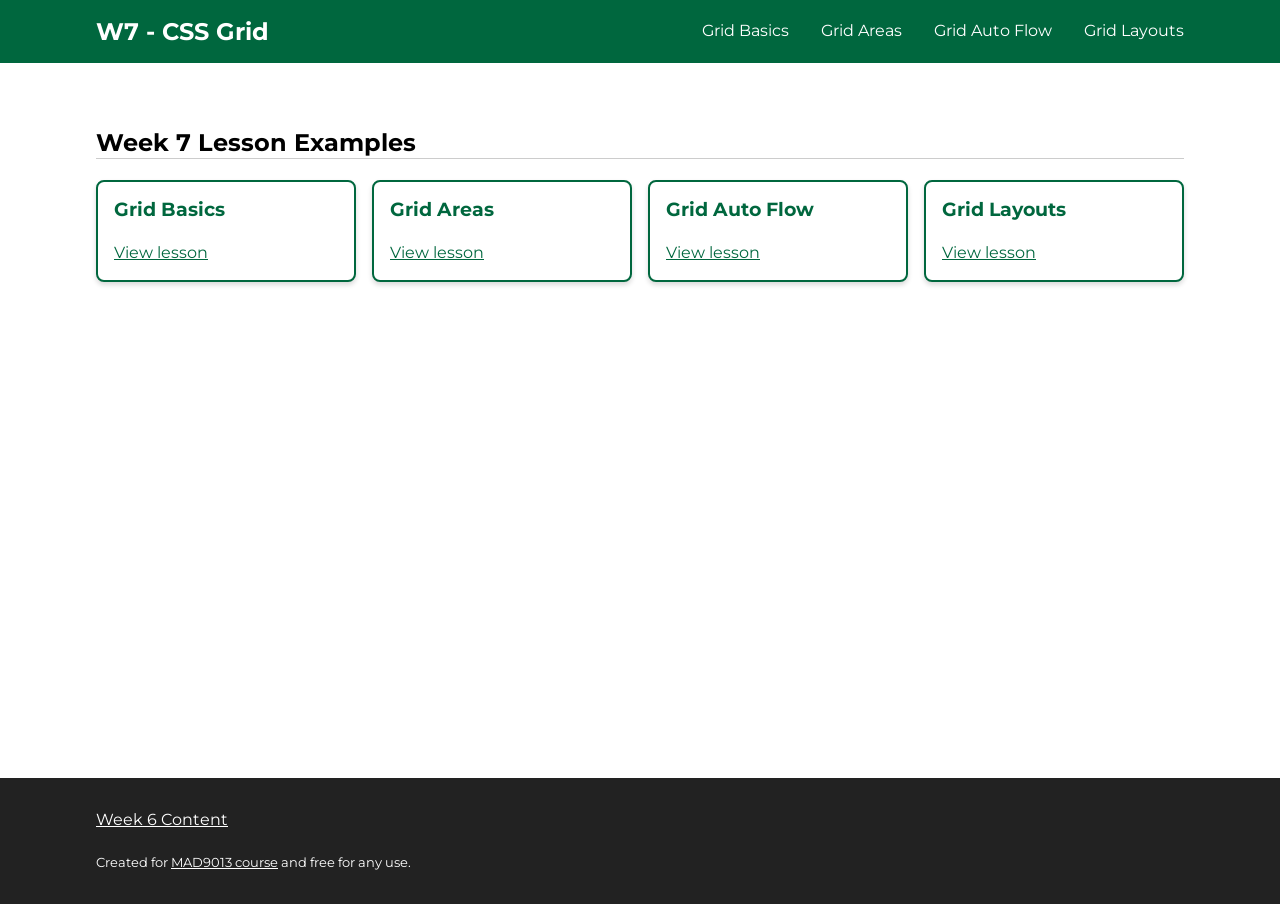
<file: index.html>
<!doctype html>
<html lang="en">
  <head>
    <meta charset="UTF-8" />
    <meta name="viewport" content="width=device-width, initial-scale=1.0" />
    <title>W7 - CSS Grid</title>
    <link rel="stylesheet" href="./css/base.css" />
    <link href="https://fonts.googleapis.com/css2?family=Montserrat:ital,wght@0,400;0,800;1,400;1,800&display=swap" rel="stylesheet" />
  </head>
  <body>
    <header class="masthead" role="banner">
      <div class="container">
        <a href="/" class="logo">
          <h1>W7 - CSS Grid</h1>
        </a>
        <nav id="nav" role="navigation">
          <ul>
            <li><a href="./grid-basics.html">Grid Basics</a></li>
            <li><a href="./grid-areas.html">Grid Areas</a></li>
            <li><a href="./grid-auto-flow.html">Grid Auto Flow</a></li>
            <li><a href="./grid-layouts.html">Grid Layouts</a></li>
          </ul>
        </nav>
        <a class="nav-toggle" href="#nav" aria-label="Click to open mobile nav">
          <span class="tog top"></span>
          <span class="tog middle"></span>
          <span class="tog bottom"></span>
        </a>
      </div>
    </header>

    <main id="main" role="main">
      <section id="examples" class="examples-preview-list">
        <div class="container">
          <h2>Week 7 Lesson Examples</h2>
          <ol class="cards cards-examples">
            <li>
              <a class="card" href="./grid-basics.html">
                <h3>Grid Basics</h3>
                <span>View lesson</span>
              </a>
            </li>
            <li>
              <a class="card" href="./grid-areas.html">
                <h3>Grid Areas</h3>
                <span>View lesson</span>
              </a>
            </li>
            <li>
              <a class="card" href="./grid-auto-flow.html">
                <h3>Grid Auto Flow</h3>
                <span>View lesson</span>
              </a>
            </li>
            <li>
              <a class="card" href="./grid-layouts.html">
                <h3>Grid Layouts</h3>
                <span>View lesson</span>
              </a>
            </li>
          </ol>
        </div>
      </section>
    </main>
    <footer class="footer" role="contentinfo">
      <div class="container">
        <p>
          <a href="https://mad9013.vercel.app/modules/week6/" target="_blank">Week 6 Content</a>
        </p>
        <small>Created for <a href="https://mad9013.vercel.app/">MAD9013 course</a> and free for any use.</small>
      </div>
    </footer>
    <div class="click-to-close"></div>
    <script src="./js/main.js"></script>
  </body>
</html>
</file>
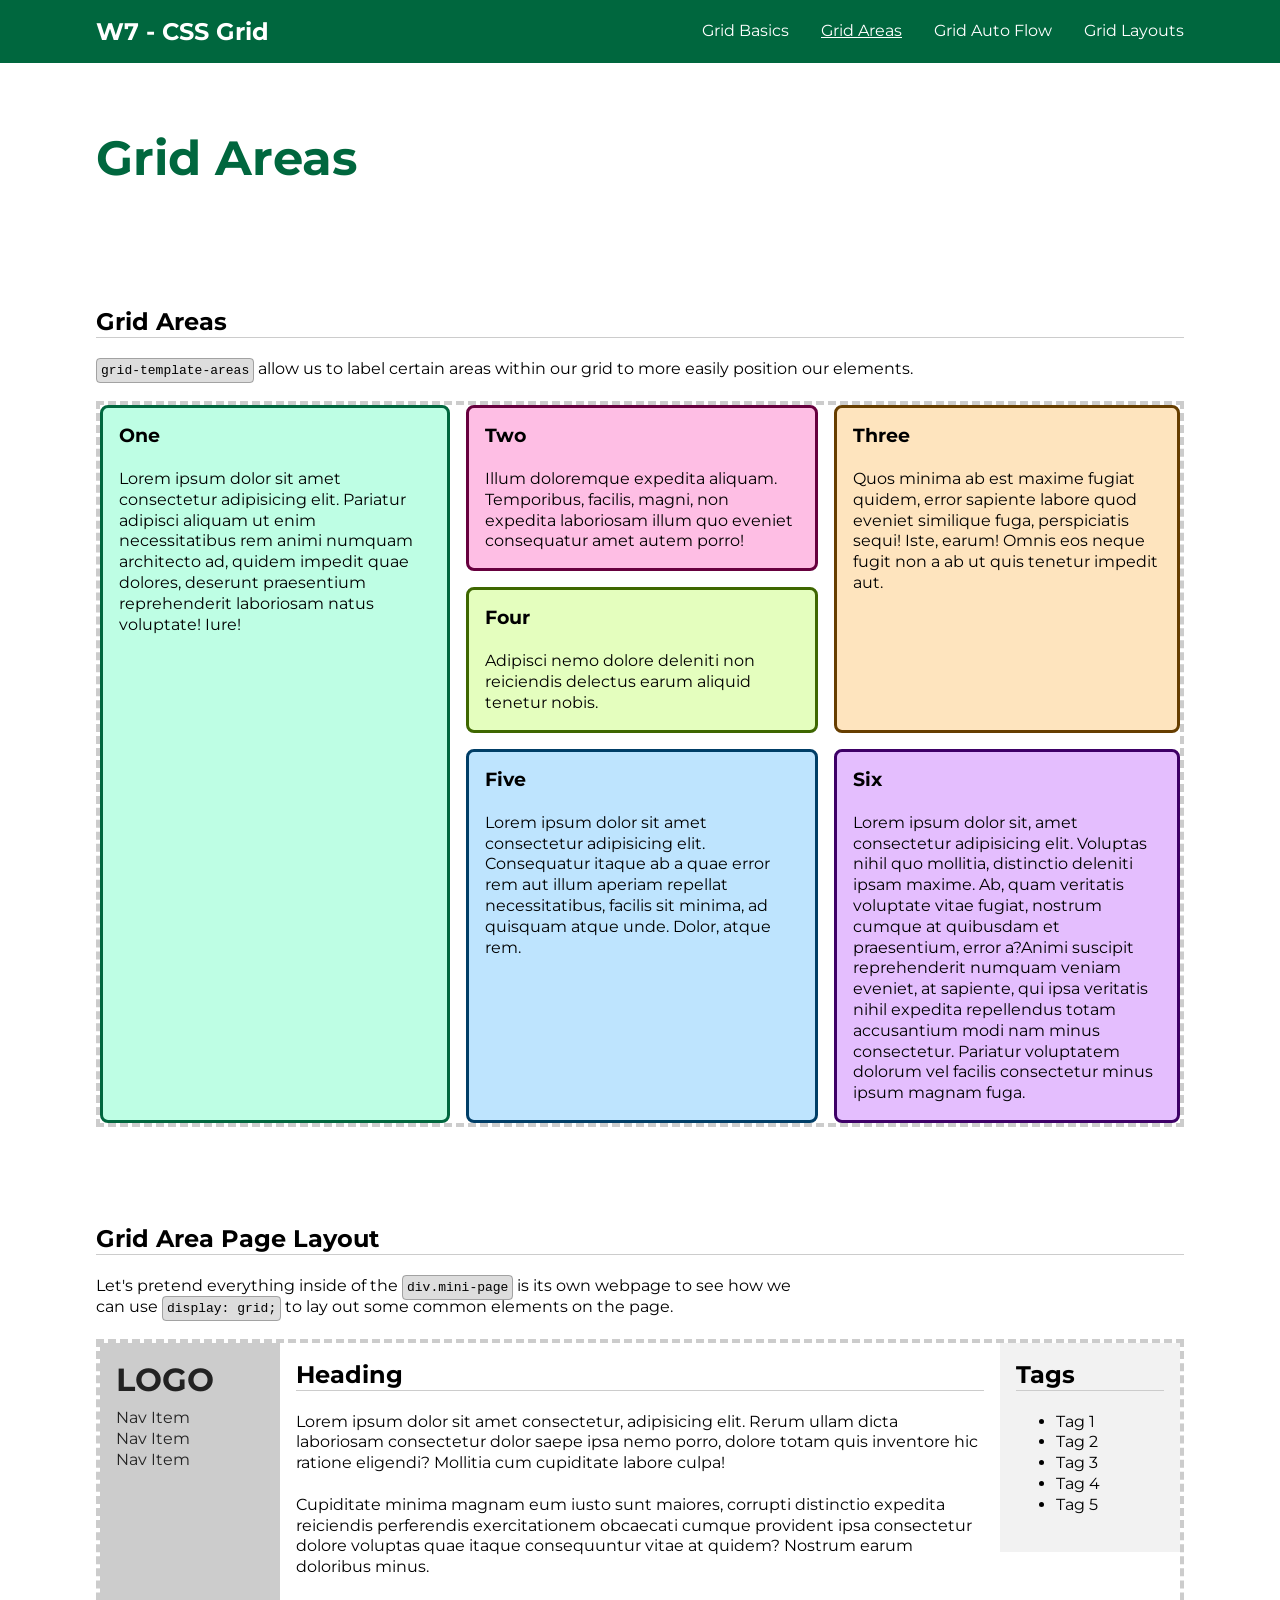
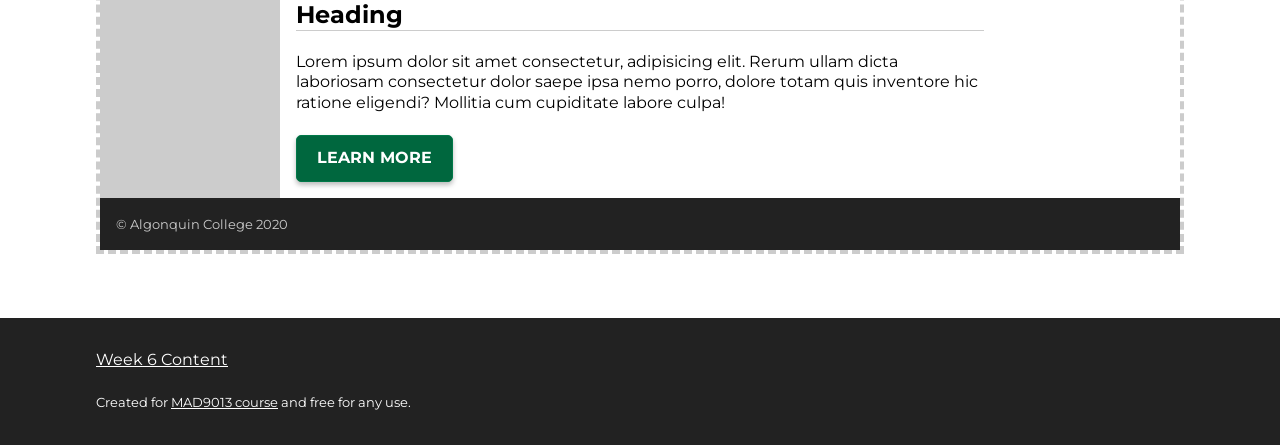
<file: grid-areas.html>
<!doctype html>
<html lang="en">
  <head>
    <meta charset="UTF-8" />
    <meta name="viewport" content="width=device-width, initial-scale=1.0" />
    <title>Grid Areas | W7 - CSS Grid</title>
    <link rel="stylesheet" href="./css/base.css" />
    <link rel="stylesheet" href="./css/grid-areas-complete.css" />
    <link href="https://fonts.googleapis.com/css2?family=Montserrat:ital,wght@0,400;0,800;1,400;1,800&display=swap" rel="stylesheet" />
  </head>
  <body>
    <header class="masthead no-print" role="banner">
      <div class="container">
        <a href="/" class="logo">
          <strong>W7 - CSS Grid</strong>
        </a>
        <nav id="nav" role="navigation">
          <ul>
            <li><a href="./grid-basics.html">Grid Basics</a></li>
            <li>
              <a aria-current="page" href="./grid-areas.html">Grid Areas</a>
            </li>
            <li><a href="./grid-auto-flow.html">Grid Auto Flow</a></li>
            <li><a href="./grid-layouts.html">Grid Layouts</a></li>
          </ul>
        </nav>
        <a class="nav-toggle" href="#nav" aria-label="Click to open mobile nav">
          <span class="tog top"></span>
          <span class="tog middle"></span>
          <span class="tog bottom"></span>
        </a>
      </div>
    </header>

    <main id="main" role="main">
      <section>
        <div class="container">
          <h1>Grid Areas</h1>

          <!-- ---------- TUTORIAL CONTENT ---------- -->

          <h2 class="padding-t">Grid Areas</h2>
          <p><code>grid-template-areas</code> allow us to label certain areas within our grid to more easily position our elements.</p>
          <div class="parent-styles grid-areas">
            <div class="grid-item one">
              <h3>One</h3>
              <p>
                Lorem ipsum dolor sit amet consectetur adipisicing elit. Pariatur adipisci aliquam ut enim necessitatibus rem animi numquam architecto ad, quidem impedit quae dolores, deserunt
                praesentium reprehenderit laboriosam natus voluptate! Iure!
              </p>
            </div>
            <div class="grid-item two">
              <h3>Two</h3>
              <p>Illum doloremque expedita aliquam. Temporibus, facilis, magni, non expedita laboriosam illum quo eveniet consequatur amet autem porro!</p>
            </div>
            <div class="grid-item three">
              <h3>Three</h3>
              <p>
                Quos minima ab est maxime fugiat quidem, error sapiente labore quod eveniet similique fuga, perspiciatis sequi! Iste, earum! Omnis eos neque fugit non a ab ut quis tenetur impedit aut.
              </p>
            </div>
            <div class="grid-item four">
              <h3>Four</h3>
              <p>Adipisci nemo dolore deleniti non reiciendis delectus earum aliquid tenetur nobis.</p>
            </div>
            <div class="grid-item five">
              <h3>Five</h3>
              <p>
                Lorem ipsum dolor sit amet consectetur adipisicing elit. Consequatur itaque ab a quae error rem aut illum aperiam repellat necessitatibus, facilis sit minima, ad quisquam atque unde.
                Dolor, atque rem.
              </p>
            </div>
            <div class="grid-item six">
              <h3>Six</h3>
              <p>
                Lorem ipsum dolor sit, amet consectetur adipisicing elit. Voluptas nihil quo mollitia, distinctio deleniti ipsam maxime. Ab, quam veritatis voluptate vitae fugiat, nostrum cumque at
                quibusdam et praesentium, error a?Animi suscipit reprehenderit numquam veniam eveniet, at sapiente, qui ipsa veritatis nihil expedita repellendus totam accusantium modi nam minus
                consectetur. Pariatur voluptatem dolorum vel facilis consectetur minus ipsum magnam fuga.
              </p>
            </div>
          </div>

          <h2 class="padding-t">Grid Area Page Layout</h2>
          <p class="text-wrap">
            Let's pretend everything inside of the <code>div.mini-page</code> is its own webpage to see how we can use <code>display: grid;</code> to lay out some common elements on the page.
          </p>
          <div class="parent-styles mini-page">
            <header>
              <a class="mini-logo" href="#">Logo</a>
              <nav>
                <a href="#">Nav Item</a>
                <a href="#">Nav Item</a>
                <a href="#">Nav Item</a>
              </nav>
            </header>
            <main>
              <section>
                <h2>Heading</h2>
                <p>
                  Lorem ipsum dolor sit amet consectetur, adipisicing elit. Rerum ullam dicta laboriosam consectetur dolor saepe ipsa nemo porro, dolore totam quis inventore hic ratione eligendi?
                  Mollitia cum cupiditate labore culpa!
                </p>
                <p>
                  Cupiditate minima magnam eum iusto sunt maiores, corrupti distinctio expedita reiciendis perferendis exercitationem obcaecati cumque provident ipsa consectetur dolore voluptas quae
                  itaque consequuntur vitae at quidem? Nostrum earum doloribus minus.
                </p>
              </section>
              <section>
                <h2>Heading</h2>
                <p>
                  Lorem ipsum dolor sit amet consectetur, adipisicing elit. Rerum ullam dicta laboriosam consectetur dolor saepe ipsa nemo porro, dolore totam quis inventore hic ratione eligendi?
                  Mollitia cum cupiditate labore culpa!
                </p>
                <a class="btn" href="#">Learn More</a>
              </section>
            </main>
            <aside>
              <h2>Tags</h2>
              <ul>
                <li>Tag 1</li>
                <li>Tag 2</li>
                <li>Tag 3</li>
                <li>Tag 4</li>
                <li>Tag 5</li>
              </ul>
            </aside>
            <footer>
              <small>&copy; Algonquin College 2020</small>
            </footer>
          </div>

          <!-- ---------- END TUTORIAL CONTENT ---------- -->
        </div>
      </section>
    </main>
    <footer class="footer" role="contentinfo">
      <div class="container">
        <p>
          <a href="https://mad9013.vercel.app/modules/week6/" target="_blank">Week 6 Content</a>
        </p>
        <small>Created for <a href="https://mad9013.vercel.app/">MAD9013 course</a> and free for any use.</small>
      </div>
    </footer>
    <div class="click-to-close"></div>
    <script src="./js/main.js"></script>
  </body>
</html>
</file>
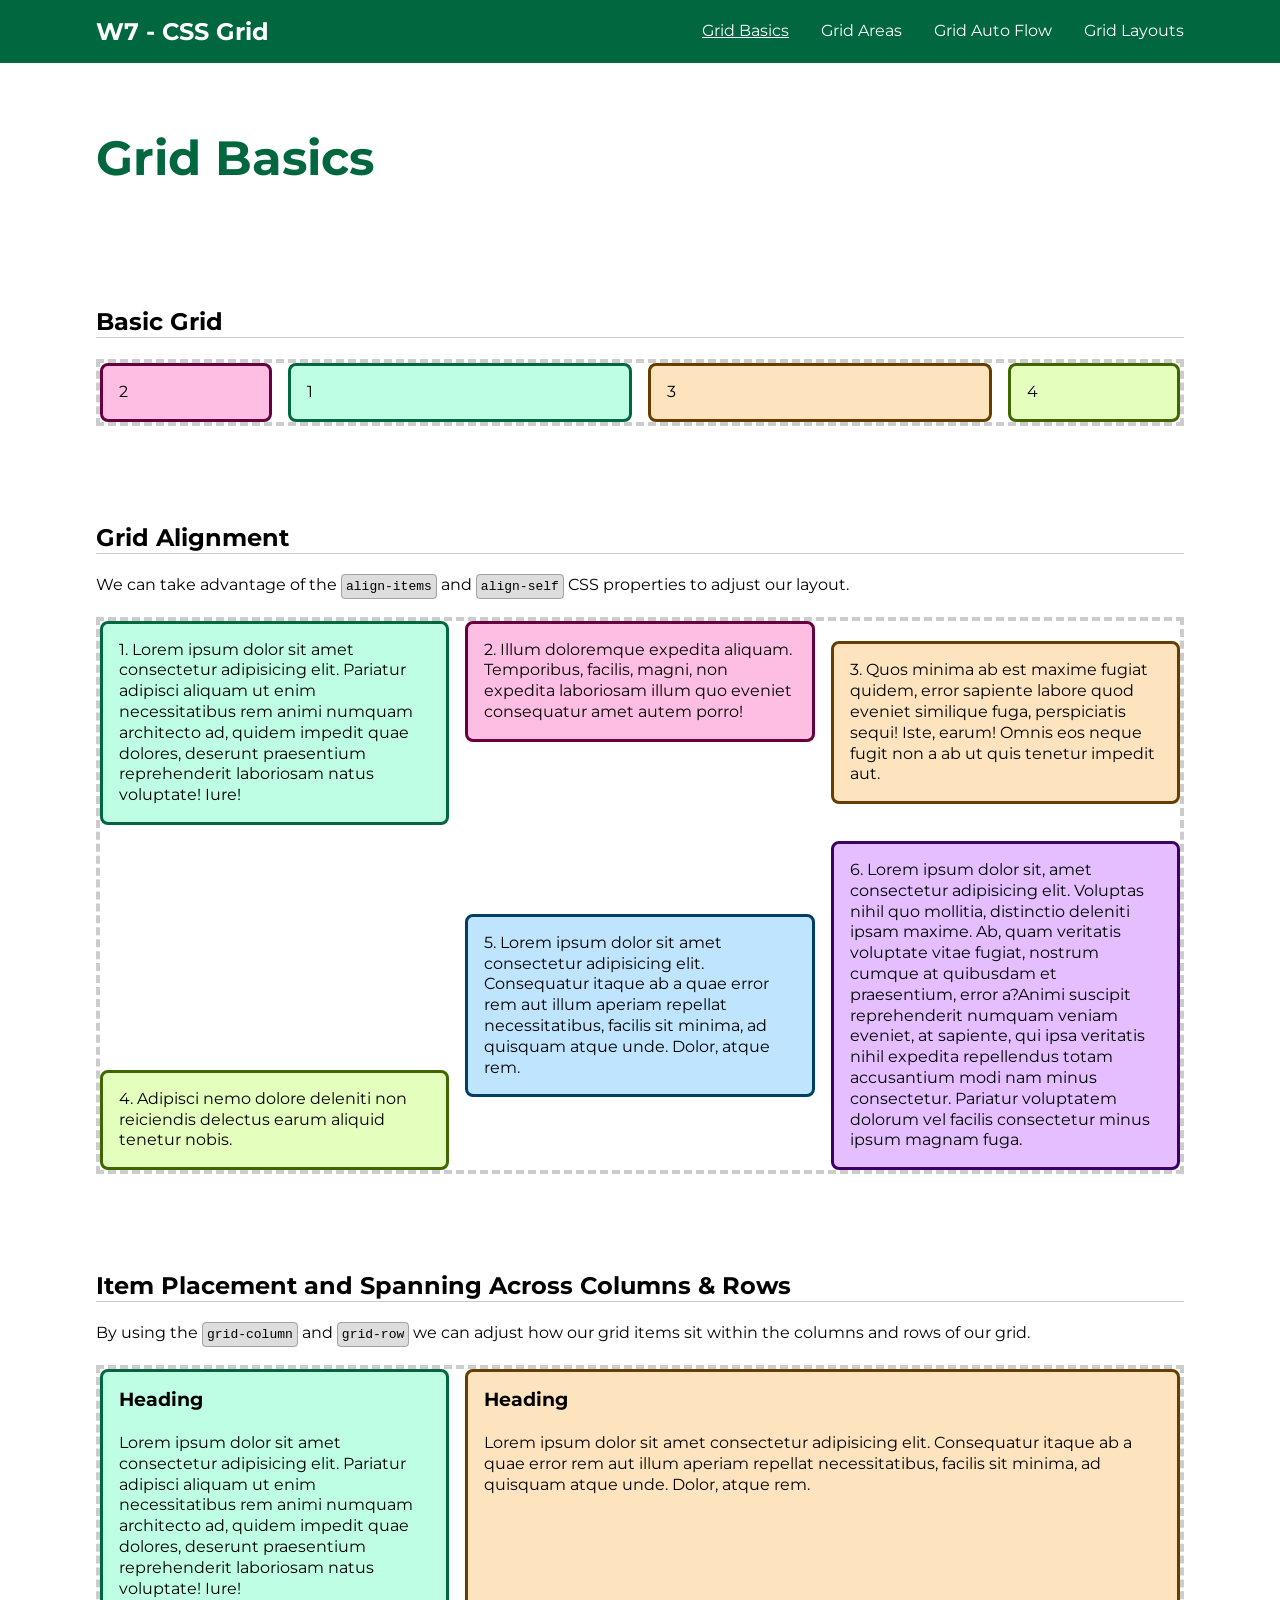
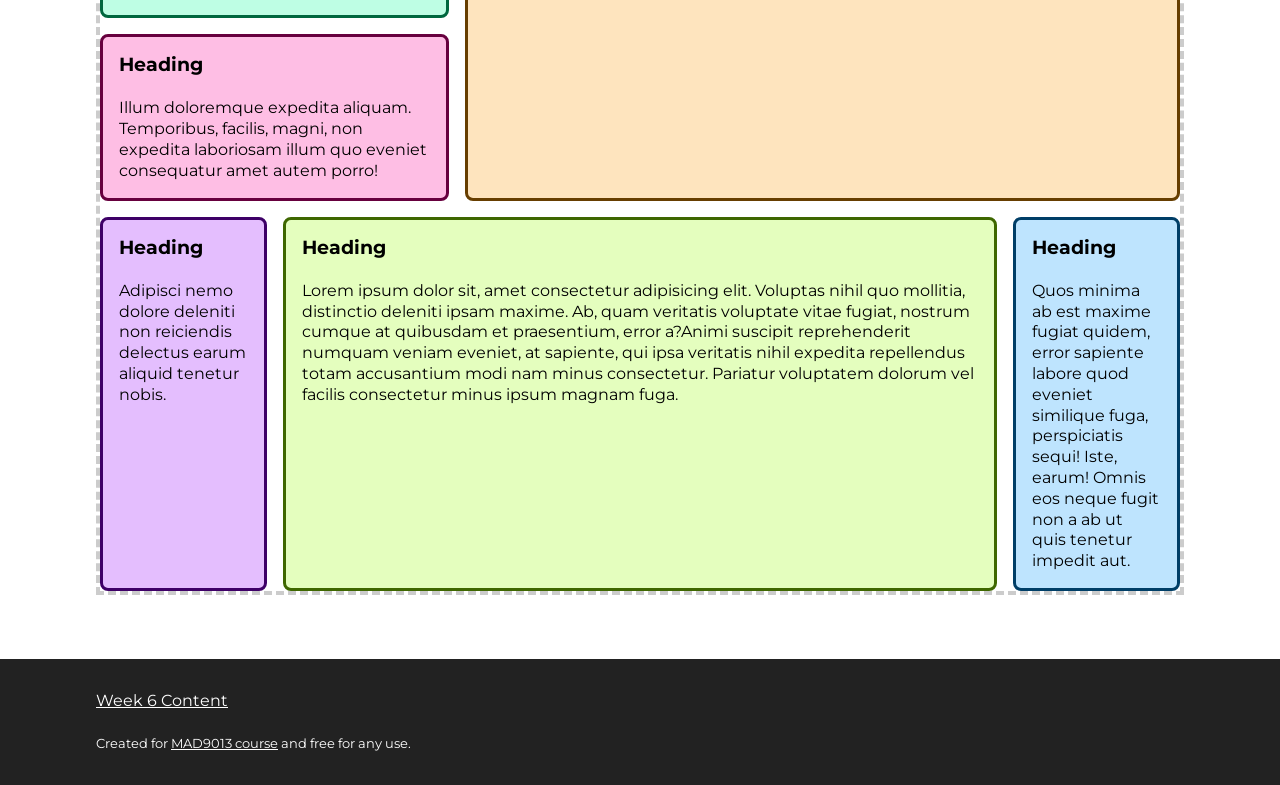
<file: grid-basics.html>
<!doctype html>
<html lang="en">
  <head>
    <meta charset="UTF-8" />
    <meta name="viewport" content="width=device-width, initial-scale=1.0" />
    <title>Grid Basics | W7 - CSS Grid</title>
    <link rel="stylesheet" href="./css/base.css" />
    <link rel="stylesheet" href="./css/grid-basics-complete.css" />
    <link href="https://fonts.googleapis.com/css2?family=Montserrat:ital,wght@0,400;0,800;1,400;1,800&display=swap" rel="stylesheet" />
  </head>
  <body>
    <header class="masthead no-print" role="banner">
      <div class="container">
        <a href="/" class="logo">
          <strong>W7 - CSS Grid</strong>
        </a>
        <nav id="nav" role="navigation">
          <ul>
            <li>
              <a aria-current="page" href="./grid-basics.html">Grid Basics</a>
            </li>
            <li><a href="./grid-areas.html">Grid Areas</a></li>
            <li><a href="./grid-auto-flow.html">Grid Auto Flow</a></li>
            <li><a href="./grid-layouts.html">Grid Layouts</a></li>
          </ul>
        </nav>
        <a class="nav-toggle" href="#nav" aria-label="Click to open mobile nav">
          <span class="tog top"></span>
          <span class="tog middle"></span>
          <span class="tog bottom"></span>
        </a>
      </div>
    </header>

    <main id="main" role="main">
      <section>
        <div class="container">
          <h1>Grid Basics</h1>

          <!-- ---------- TUTORIAL CONTENT ---------- -->

          <h2 class="padding-t">Basic Grid</h2>

          <div class="parent-styles grid-basic">
            <div class="grid-item one">1</div>
            <div class="grid-item two">2</div>
            <div class="grid-item three">3</div>
            <div class="grid-item four">4</div>
          </div>

          <h2 class="padding-t">Grid Alignment</h2>
          <p>We can take advantage of the <code>align-items</code> and <code>align-self</code> CSS properties to adjust our layout.</p>
          <div class="parent-styles grid-alignment">
            <div class="grid-item one">
              1. Lorem ipsum dolor sit amet consectetur adipisicing elit. Pariatur adipisci aliquam ut enim necessitatibus rem animi numquam architecto ad, quidem impedit quae dolores, deserunt
              praesentium reprehenderit laboriosam natus voluptate! Iure!
            </div>
            <div class="grid-item two">2. Illum doloremque expedita aliquam. Temporibus, facilis, magni, non expedita laboriosam illum quo eveniet consequatur amet autem porro!</div>
            <div class="grid-item three">
              3. Quos minima ab est maxime fugiat quidem, error sapiente labore quod eveniet similique fuga, perspiciatis sequi! Iste, earum! Omnis eos neque fugit non a ab ut quis tenetur impedit
              aut.
            </div>
            <div class="grid-item four">4. Adipisci nemo dolore deleniti non reiciendis delectus earum aliquid tenetur nobis.</div>
            <div class="grid-item five">
              5. Lorem ipsum dolor sit amet consectetur adipisicing elit. Consequatur itaque ab a quae error rem aut illum aperiam repellat necessitatibus, facilis sit minima, ad quisquam atque unde.
              Dolor, atque rem.
            </div>
            <div class="grid-item six">
              6. Lorem ipsum dolor sit, amet consectetur adipisicing elit. Voluptas nihil quo mollitia, distinctio deleniti ipsam maxime. Ab, quam veritatis voluptate vitae fugiat, nostrum cumque at
              quibusdam et praesentium, error a?Animi suscipit reprehenderit numquam veniam eveniet, at sapiente, qui ipsa veritatis nihil expedita repellendus totam accusantium modi nam minus
              consectetur. Pariatur voluptatem dolorum vel facilis consectetur minus ipsum magnam fuga.
            </div>
          </div>

          <h2 class="padding-t">Item Placement and Spanning Across Columns &amp; Rows</h2>
          <p>By using the <code>grid-column</code> and <code>grid-row</code> we can adjust how our grid items sit within the columns and rows of our grid.</p>
          <div class="parent-styles grid-placement">
            <div class="grid-item one">
              <h3>Heading</h3>
              <p>
                Lorem ipsum dolor sit amet consectetur adipisicing elit. Pariatur adipisci aliquam ut enim necessitatibus rem animi numquam architecto ad, quidem impedit quae dolores, deserunt
                praesentium reprehenderit laboriosam natus voluptate! Iure!
              </p>
            </div>
            <div class="grid-item two">
              <h3>Heading</h3>
              <p>Illum doloremque expedita aliquam. Temporibus, facilis, magni, non expedita laboriosam illum quo eveniet consequatur amet autem porro!</p>
            </div>
            <div class="grid-item three">
              <h3>Heading</h3>
              <p>
                Lorem ipsum dolor sit amet consectetur adipisicing elit. Consequatur itaque ab a quae error rem aut illum aperiam repellat necessitatibus, facilis sit minima, ad quisquam atque unde.
                Dolor, atque rem.
              </p>
            </div>
            <div class="grid-item four">
              <h3>Heading</h3>
              <p>
                Lorem ipsum dolor sit, amet consectetur adipisicing elit. Voluptas nihil quo mollitia, distinctio deleniti ipsam maxime. Ab, quam veritatis voluptate vitae fugiat, nostrum cumque at
                quibusdam et praesentium, error a?Animi suscipit reprehenderit numquam veniam eveniet, at sapiente, qui ipsa veritatis nihil expedita repellendus totam accusantium modi nam minus
                consectetur. Pariatur voluptatem dolorum vel facilis consectetur minus ipsum magnam fuga.
              </p>
            </div>
            <div class="grid-item five">
              <h3>Heading</h3>
              <p>
                Quos minima ab est maxime fugiat quidem, error sapiente labore quod eveniet similique fuga, perspiciatis sequi! Iste, earum! Omnis eos neque fugit non a ab ut quis tenetur impedit aut.
              </p>
            </div>
            <div class="grid-item six">
              <h3>Heading</h3>
              <p>Adipisci nemo dolore deleniti non reiciendis delectus earum aliquid tenetur nobis.</p>
            </div>
          </div>

          <!-- ---------- END TUTORIAL CONTENT ---------- -->
        </div>
      </section>
    </main>
    <footer class="footer" role="contentinfo">
      <div class="container">
        <p>
          <a href="https://mad9013.vercel.app/modules/week6/" target="_blank">Week 6 Content</a>
        </p>
        <small>Created for <a href="https://mad9013.vercel.app/">MAD9013 course</a> and free for any use.</small>
      </div>
    </footer>
    <div class="click-to-close"></div>
    <script src="./js/main.js"></script>
  </body>
</html>
</file>
<file: css/base.css>
@-moz-viewport { width: device-width; scale: 1; }
@-ms-viewport { width: device-width; scale: 1; }
@-o-viewport { width: device-width; scale: 1; }
@-webkit-viewport { width: device-width; scale: 1; }
@viewport { width: device-width; scale: 1; }

html {
box-sizing: border-box;
font: normal 100%/1.3 "Montserrat", -apple-system, BlinkMacSystemFont, "Segoe UI", "Roboto", "Helvetica Neue", Arial,  "Apple Color Emoji", "Segoe UI Emoji", "Segoe UI Symbol", sans-serif;
-moz-text-size-adjust: 100%;
-ms-text-size-adjust: 100%;
-webkit-text-size-adjust: 100%;
text-size-adjust: 100%;
}

*, *::before, *::after {
  box-sizing: inherit;
}

body {
  margin: 0;
}

/* - - - - - - - - - - Typogrophy - - - - - - - - - - */

/* 
Standardizing some basic type styles across my website.
*/


h1, h2, h3, h4, h5, h6, p, ul, ol {
  margin: 0 0 1.3rem;
}

h1 {
  font-size: 3rem;
  color: #00673e;
}

h2,
h1 + .subtitle {
  border-bottom: 1px solid #ccc;
}

h1 + .subtitle {
  font-size: 1.25rem;
  margin: -1rem 0 2rem;
  font-style: italic;
}

a {
  color: #00673e;
  transition:
    color .2s,
    background-color .2s,
    border-color .2s,
    box-shadow .2s;
}

a:hover, a:focus {
  color: #00331f;
}

.btn {
  background-color: #00673e;
  border: 1px solid #017949;
  box-shadow: 0 3px 5px #0004;
  color: #fff;
  padding: .75em 1.25em;
  text-decoration: none;
  text-transform: uppercase;
  font-weight: bold;
  border-radius: 5px;
  display: inline-block;
  transition:
    color .2s,
    background-color .2s,
    border-color .2s;
}


.btn:hover, .btn:focus {
  background-color: #00331f;
  border-color: #004429;
  color: #fff;
}


/* - - - - - - - - - - Layout - - - - - - - - - - */
/* 
I like to create a collection of reusable classes that help me create consistent layout and spacing on my webpages.
*/

main {
  min-height: calc(100vh - 122px); /* This will expand the size of <main> to push the footer to the bottom on pages with little content */
  padding-top: 63px; /* This padding compensates for the fixed navbar not taking up any space to avoid overlap */
}

.container {
  width: min(70em, 100%);
  margin: 0 auto;
  padding-left: 1rem;
  padding-right: 1rem;
}

section > .container {
  padding-top: 4rem;
  padding-bottom: 4rem;
}

.padding-t {
  padding-top: 6rem;
}

.spacing-b {
  padding-bottom: 6rem;
}

.text-wrap {
  max-width: 45em;
}

/* - - - - - - - - - - Masthead - - - - - - - - - - */

/* - - - - - - - - - - Nav Toggle - - - - - - - - - - */

.nav-toggle {
  width: 2.5rem;
  height: 1.5rem;
  display: flex;
  flex-direction: column;
  justify-content: space-between;
  position: relative;
}

.nav-toggle .tog {
  width: 100%;
  height: 4px;
  background-color: #fff;
  position: relative;
  transition:
    top .2s,
    bottom .2s,
    opacity .2s,
    transform .2s;
}
.tog.top {
  top: 0;
}

.tog.bottom {
  bottom: 0;
}

.open .top {
  top: 50%;
  transform: translateY(-50%) rotate(45deg);
}

.open .middle {
  opacity: 0;
}

.open .bottom {
  bottom: 50%;
  transform: translateY(50%) rotate(-45deg);
}


@media only screen and (min-width: 45em) {

  .nav-toggle {
    display: none;
  }

}

.click-to-close {
  width: 100vw;
  height: 100vh;
  background-color: #0008;
  position: fixed;
  top: 0;
  left: 0;
  pointer-events: none;
  opacity: 0;
  transition:
    opacity .2s;
}

.click-to-close.open {
  opacity: 1;
  pointer-events: all;
}

/* - - - - - - - - - - End of Nav Toggle - - - - - - - - - - */

.masthead {
  padding: 1rem 0;
  background-color: #00673e;
  position: fixed;
  top: 0;
  left: 0;
  width: 100%;
  z-index: 10000;
}

.masthead .container {
  display: flex;
  justify-content: space-between;
  align-items: center;
}

.masthead a {
  color: #fff;
  text-decoration: none;
  transition:
    opacity .2s;
}

.masthead a[aria-current="page"] {
  text-decoration: underline;
}

.masthead a:hover,
.masthead a:focus {
  opacity: .5;
}

.masthead .logo h1,
.masthead .logo strong {
  color: #fff;
  font-size: 1.5rem;
  margin: 0;
}

.masthead nav {
  position: fixed;
  top: 0;
  right: -66.6666%;
  width: 66.6666vw;
  height: 100vh;
  box-shadow: -2px 3px 5px rgba(0, 0, 0, .15);
  background-color: #00462a;
  transition:
    right .2s,
    top .2s;
}

.masthead nav.open {
  right: 0;
}

.masthead nav ul {
  padding: 6rem 1rem;
  text-align: right;
  margin: 0;
  list-style-type: none;
}

.masthead nav li:not(:last-child) {
  margin-bottom: 1rem;
}

.masthead nav a {
  display: block;
  font-size: 1.25rem;
}

@media only screen and (min-width: 45em) {

  .masthead nav {
    position: static;
    top: auto;
    left: auto;
    width: auto;
    height: auto;
    box-shadow: none;
    z-index: auto;
    background-color: transparent;
  }

  .masthead nav ul {
    display: flex;
    padding: 0;
  }

  .masthead nav li:not(:last-child) {
    margin-bottom: 0;
    margin-right: 2rem;
  }
  
  .masthead nav a {
    display: block;
    font-size: 1rem;
  }

}

/* - - - - - - - - - - Cards - - - - - - - - - - */

.cards {
  list-style-type: none;
  padding: 0;
  display: grid;
  grid-template-columns: 1fr;
  column-gap: 1rem;
  row-gap: 1rem;
}

.cards-examples li {
  display: flex;
}

.cards-examples .card {
  display: flex;
  flex-direction: column;
  justify-content: space-between;
  flex-grow: 2;
  padding: 1rem;
  color: #00673e;
  border: 2px solid #00673e;
  background-color: #fff;
  box-shadow: 0 3px 5px rgba(0, 0, 0, .15);
  border-radius: .5rem;
  text-decoration: none;
}

.cards-examples .card:hover,
.cards-examples .card:focus {
  color: #fff;
  border-color: #fff;
  background-color: #00673e;
  box-shadow: 0 6px 8px rgba(0, 0, 0, .15);
  }

.cards-examples .card span {
  text-decoration: underline;
}

@media only screen and (min-width: 38em) {

  .cards-examples {
    grid-template-columns: repeat(2, 1fr);
  }

}

@media only screen and (min-width: 60em) {

  .cards-examples {
    grid-template-columns: repeat(4, 1fr);
  }

}

/* - - - - - - - - - - Footer - - - - - - - - - - */

.footer {
  background-color: #222;
  color: #fff;
  padding: 2rem 0;
}

.footer a {
  color: #fff;
}

.footer a:hover,
.footer a:focus {
  color: #ffffffaa;
}

/* - - - - - - - - - - Instructor Comment - - - - - - - - - - */

.instructor-comment {
  margin: 1.5rem 0;
  padding: 1rem;
  background-color: #2c8Bd9;
  color: #fff;
  border: 1px solid #1a5c93;
  display: inline-block;
  border-radius: .75rem .75rem .75rem .125rem;
  box-shadow: 0 3px 5px rgba(0, 0, 0, .15);
  max-width: 30rem;
}

.instructor-comment :last-child {
  margin-bottom: 0;
}

.instructor-comment cite {
  font-style: normal;
  font-weight: bold;
}

.instructor-comment a {
  color: #fff;
}

.instructor-comment a:hover,
.instructor-comment a:focus {
  color: #ffffffaa;
}

@media only screen and (min-width: 80em) {

  .ic-left {
    margin-left: -5rem;
  }

}
/* - - - - - - - - - - Helpers - - - - - - - - - - */

.parent-styles {
  border: 4px dashed #ccc;
}

.grid-item {
  border: 3px solid #00673e;
  background-color: #befee4;
  border-radius: .5rem;
  padding: 1rem;
}

.grid-item:nth-child(2) {
  border-color: #67003e;
  background-color: #febee4;
}

.grid-item:nth-child(3) {
  border-color: #673e00;
  background-color: #fee4be;
}

.grid-item:nth-child(4) {
  border-color: #3e6700;
  background-color: #e4febe;
}

.grid-item:nth-child(5) {
  border-color: #003e67;
  background-color: #bee4fe;
}

.grid-item:nth-child(6) {
  border-color: #3e0067;
  background-color: #e4befe;
}

.grid-item:nth-child(7) {
  border-color: #3e6767;
  background-color: #e4fefe;
}

.grid-item:nth-child(8) {
  border-color: #3e3e67;
  background-color: #e4e4fe;
}

.grid-item:nth-child(9) {
  border-color: #676700;
  background-color: #fefebe;
}

.grid-item :last-child {
  margin: 0;
}

/* A nice highlight for when I dropped in code samples */

code {
  background-color: #00000022;
  border: 1px solid #00000044;
  padding: .25rem;
  border-radius: .25rem;
}

/* - - - - - - - - - - Dog Cards - - - - - - - - - - */

.grid-cards {
  list-style-type: none;
  padding: 0;
}

.grid-cards .card {
  display: block;
  color: #00673e;
  border: 2px solid #00673e;
  background-color: #fff;
  box-shadow: 0 3px 5px rgba(0, 0, 0, .15);
  border-radius: .5rem;
  text-decoration: none;
  color: #000;
  overflow: hidden;
}
.grid-cards .card img {
  width: 100%;
}

.grid-cards .card h3 {
  padding: 1rem 1rem 0;
}

.grid-cards .card p {
  padding: 0 1rem;
}

.grid-cards .card .btn {
  margin: 0 1rem 1rem;
}

.grid-cards .card:hover .btn,
.grid-cards .card:focus .btn {
  background-color: #00331f;
  border-color: #004429;
  color: #fff;
}

/* - - - - - - - - - - Mini Web Page - - - - - - - - - - */

.mini-page header,
.mini-page main,
.mini-page aside,
.mini-page footer {
  padding: 1rem;
}

.mini-page header {
  /* display: flex;
  align-items: center;
  justify-content: space-between; */
  background-color: #ccc;
}

.mini-page header .mini-logo {
  font-weight: bold;
  text-transform: uppercase;
  font-size: 2rem;
  margin-bottom: .5rem;
}

.mini-page header a {
  color: #222;
  color: #222;
  text-decoration: none;
  display: inline-block;
}

.mini-page header a:hover,
.mini-page header a:focus {
  color: #999;
}

.mini-page header a:not(:last-child) {
  margin-right: 1rem;
}

.mini-page main {
  min-height: auto;
}

.mini-page aside {
  background-color: #f2f2f2;
}

.mini-page footer {
  background-color: #222;
  color: #ccc;
}
</file>
<file: css/grid-areas-complete.css>
.grid-areas {
  display: grid;
  gap: 1rem;
  grid-template-areas:
    'one two three'
    'one four three'
    'one five six';
}

.grid-areas .one {
  grid-area: one;
}

.grid-areas .two {
  grid-area: two;
}

.grid-areas .three {
  grid-area: three;
}

.grid-areas .four {
  grid-area: four;
}

.grid-areas .five {
  grid-area: five;
}

.grid-areas .six {
  grid-area: six;
}

.mini-page {
  display: grid;
  grid-template-columns: 1fr 4fr 1fr;
  grid-template-areas:
    'header main aside'
    'header main .'
    'footer footer footer';
}

.mini-page header {
  grid-area: header;
}

.mini-page header a {
  display: block;
}

.mini-page main {
  grid-area: main;
}

.mini-page aside {
  grid-area: aside;
}

.mini-page footer {
  grid-area: footer;
}
</file>
<file: css/grid-basics-complete.css>
.grid-basic {
  display: grid;
  grid-template-columns: 1fr 2fr 2fr 1fr;
  /* grid-auto-rows: 10rem;
  align-items: flex-end; */
  column-gap: 1rem;
  row-gap: 1rem;
}

.grid-basic .one {
  /* justify-self: flex-start; */
}

.grid-basic .two {
  /* justify-self: flex-start; */
  order: -1;
}

.grid-basic .three {
  /* justify-self: flex-start; */
}

.grid-basic .four {
  /* justify-self: flex-start; */
}

.grid-alignment {
  display: grid;
  grid-template-columns: repeat(3, 1fr);
  align-items: center;
  gap: 1rem;
}

.grid-alignment .one {
}

.grid-alignment .two {
  align-self: flex-start;
}

.grid-alignment .three {
}

.grid-alignment .four {
  align-self: flex-end;
}

.grid-alignment .five {
}

.grid-alignment .six {
}

.grid-placement {
  display: grid;
  grid-template-columns: repeat(6, 1fr);
  gap: 1rem;
}

.grid-placement .one {
  grid-column: 1 / 3;
}

.grid-placement .two {
  grid-column: 1 / 3;
}

.grid-placement .three {
  grid-column: 3 / 7;
  grid-row: 1 / 3;
}

.grid-placement .four {
  grid-column: 2 / span 4;
}

.grid-placement .five {
  grid-column: span 1;
}

.grid-placement .six {
  grid-column: 1 / span 1;
  grid-row: 3 / span 1;
}
</file>
